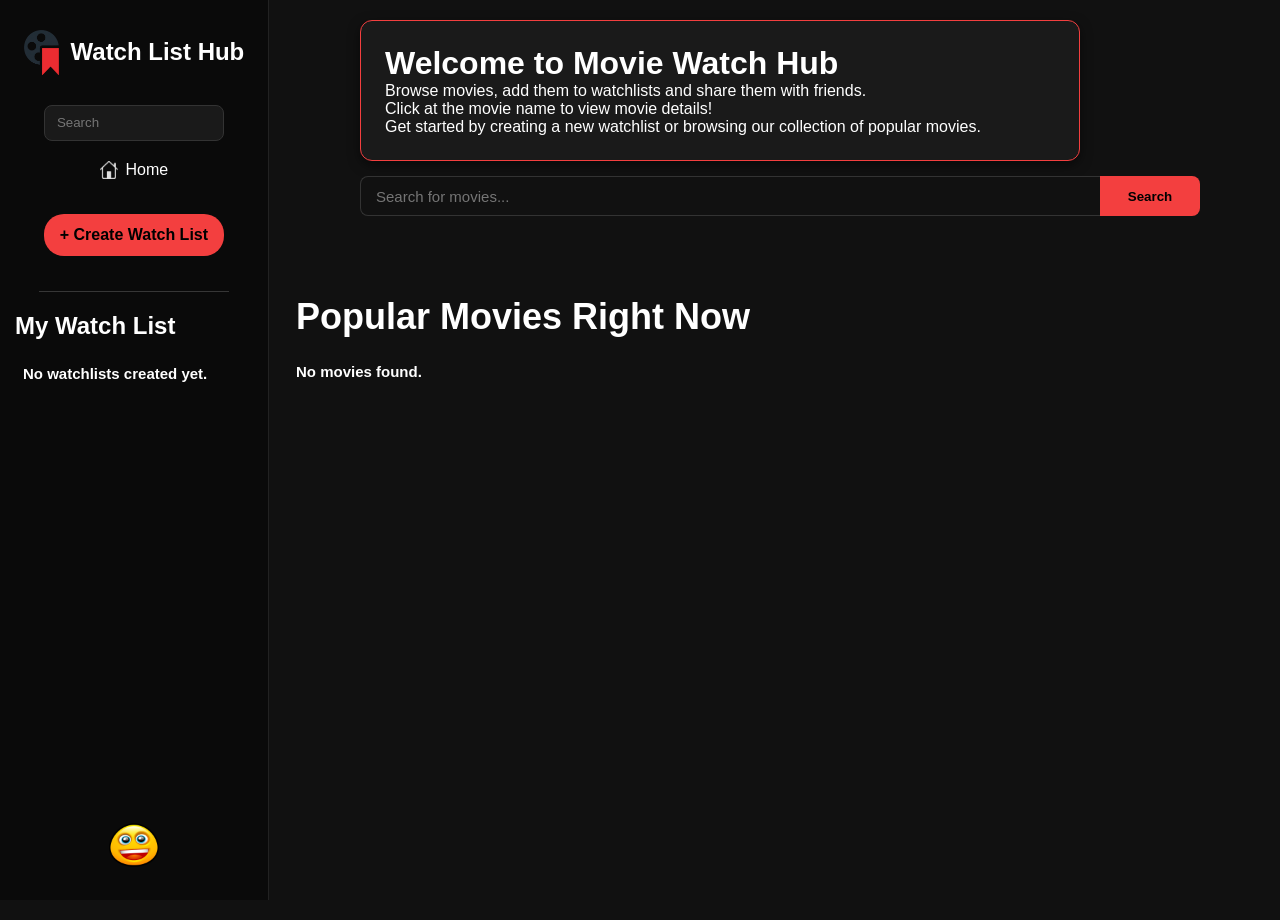
<file: index.html>
<!DOCTYPE html>
<html lang="en">
    <head>
        <meta charset = "UTF-8"/>
        <meta name = "viewport" content = "width=device-width, initial-scale=1.0"/>
        <title> Movie Watch List Hub </title>
        <link rel = "stylesheet" href="css/style.css"/>
        <script type = "module" src = "js/app.js"></script>

    </head>
    <body class = "index-body">
        <!--Navigation bar-->
        <nav class = "nav-bar">
            <!--Logo-->
            <div class ="logo">
                <img src = "assets/logo.jpg" alt ="logo" class = "logo-image"/>
                <h1> Watch List Hub </h1>
            </div>
            <input type = "text" placeholder = "Search" class="search-bar"/>
            <a href = "index.html" class = "home-button">
                <img src = "assets/Home.png" alt = "home-logo" class = "home-image"/>
                Home 
            </a>
            <a href = "createwatchlist.html" class = "create-watchlist-button">
                + Create Watch List
            </a>
            <div class = "divider"></div>
            <div class = "watchlist-header"> My Watch List </div>
            <div id = "created-watchlist">
                <!-- New watchlist items will be dynamically added here -->
            </div>

            <!--Vẽ icon cho vui nhộn-->
            <img src="assets/smile.png" alt="Smiley Face" class="smile-icon"/>
            
        </nav>
        
        <header class = "hero-section">
            <div class = "welcome-container">
                <h1> Welcome to Movie Watch Hub </h1>
                <p> Browse movies, add them to watchlists and share them with friends. </p>
                <p>Click at the movie name to view movie details!</p>
                <p> Get started by creating a new watchlist or browsing our collection of popular movies. </p>
            </div>
            <div class = "search-box">
                <input type = "text" id = "search-input" placeholder = "Search for movies..." class = "search-input"/>
                <button class = "search-button" id = "search-button"> Search </button>
            </div>
        </header>
        
        <main class ="main-content">
            <div class = "movie-section-header">
                <h2> Popular Movies Right Now </h2>
            </div>
            <div class = "status-container" id = "status-container"></div>
            <div class = "movie-list" id = "movie-grid">
                <!-- Movie items will be dynamically added here -->
            </div>
        </main>

        
    </body>
</html>
</file>
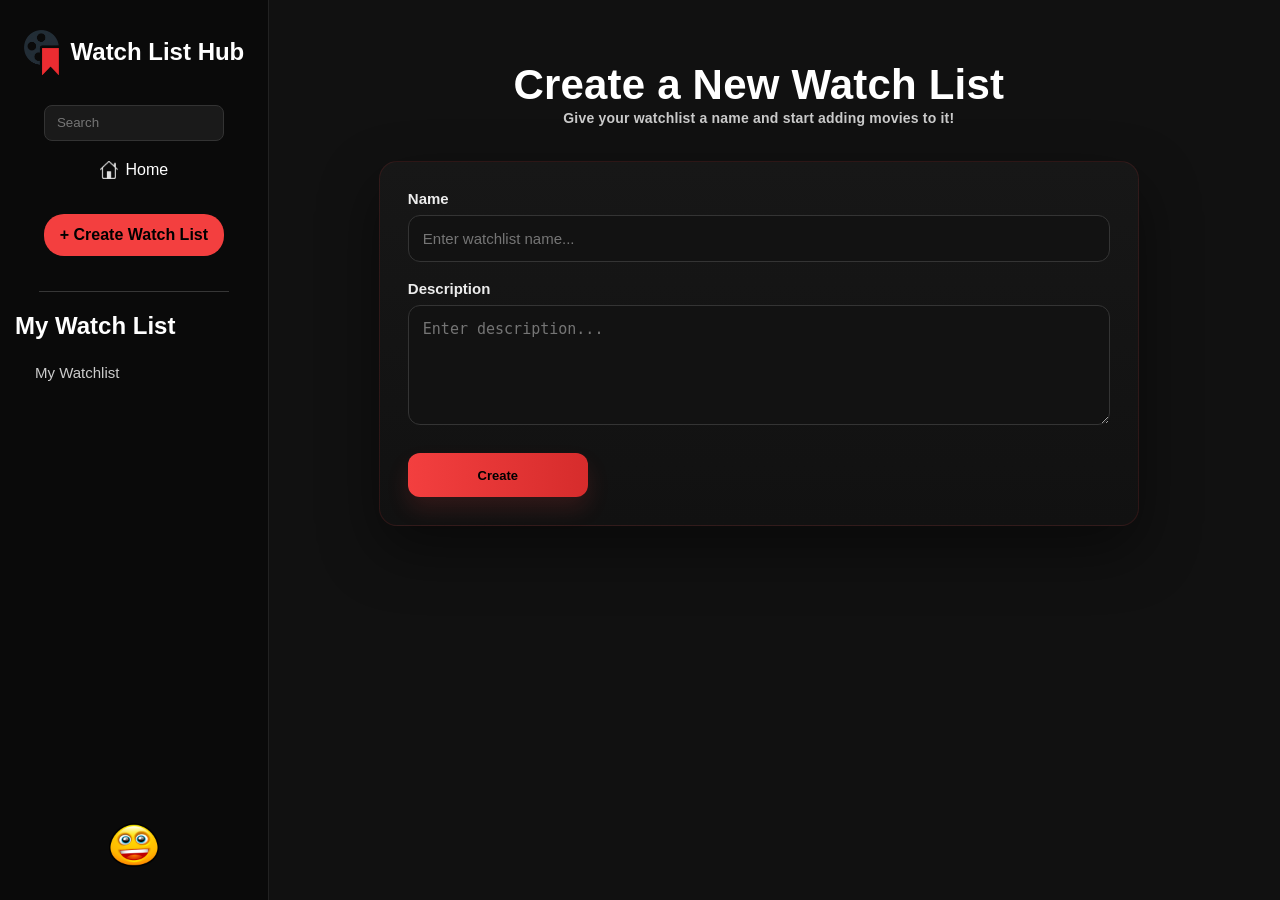
<file: createwatchlist.html>
<!DOCTYPE html>
<html lang="en">
    <head>
        <meta charset = "UTF-8"/>
        <meta name = "viewport" content = "width=device-width, initial-scale=1.0"/>
        <title> Movie Watch List Hub </title>
        <link rel = "stylesheet" href="css/style.css"/>
        <script type = "module" src = "js/app.js"></script>

    </head>
    <body class = "index-body">
        <!--Navigation bar-->
        <nav class = "nav-bar">
            <!--Logo-->
            <div class ="logo">
                <img src = "assets/logo.jpg" alt ="logo" class = "logo-image"/>
                <h1> Watch List Hub </h1>
            </div>
            <input type = "text" placeholder = "Search" class="search-bar"/>
            <a href = "index.html" class = "home-button">
                <img src = "assets/Home.png" alt = "home-logo" class = "home-image"/>
                Home 
            </a>
            <!-- New code added for create watchlist button -->
            <a href = "createwatchlist.html" class = "create-watchlist-button">
                + Create Watch List
            </a>

            <div class = "divider"></div>
            <div class = "watchlist-header"> My Watch List </div>
            <div id = "created-watchlist">
                <!-- New watchlist items will be dynamically added here -->
            </div>

            <!--Vẽ icon cho vui nhộn-->
            <img src="assets/smile.png" alt="Smiley Face" class="smile-icon"/>
        </nav>

        <main class = "create-watchlist-content">
            <div class = "create-watchlist-section-header">
                <h2> Create a New Watch List </h2>
                <p> Give your watchlist a name and start adding movies to it! </p>
            </div>

            <form id="create-watchlist-form" class="watchlist-form">
                <div class="form-group">
                    <label for="watchlist-name">Name</label>
                    <input type="text" id="watchlist-name" required placeholder="Enter watchlist name...">
                </div>

                <div class="form-group">
                    <label for="watchlist-desc">Description</label>
                    <textarea id="watchlist-desc" rows="6" placeholder="Enter description..."></textarea>
                </div>

                <button type="submit" class="create-button">Create</button>
            </form>
        </main>
        
    </body>
</html>
</file>
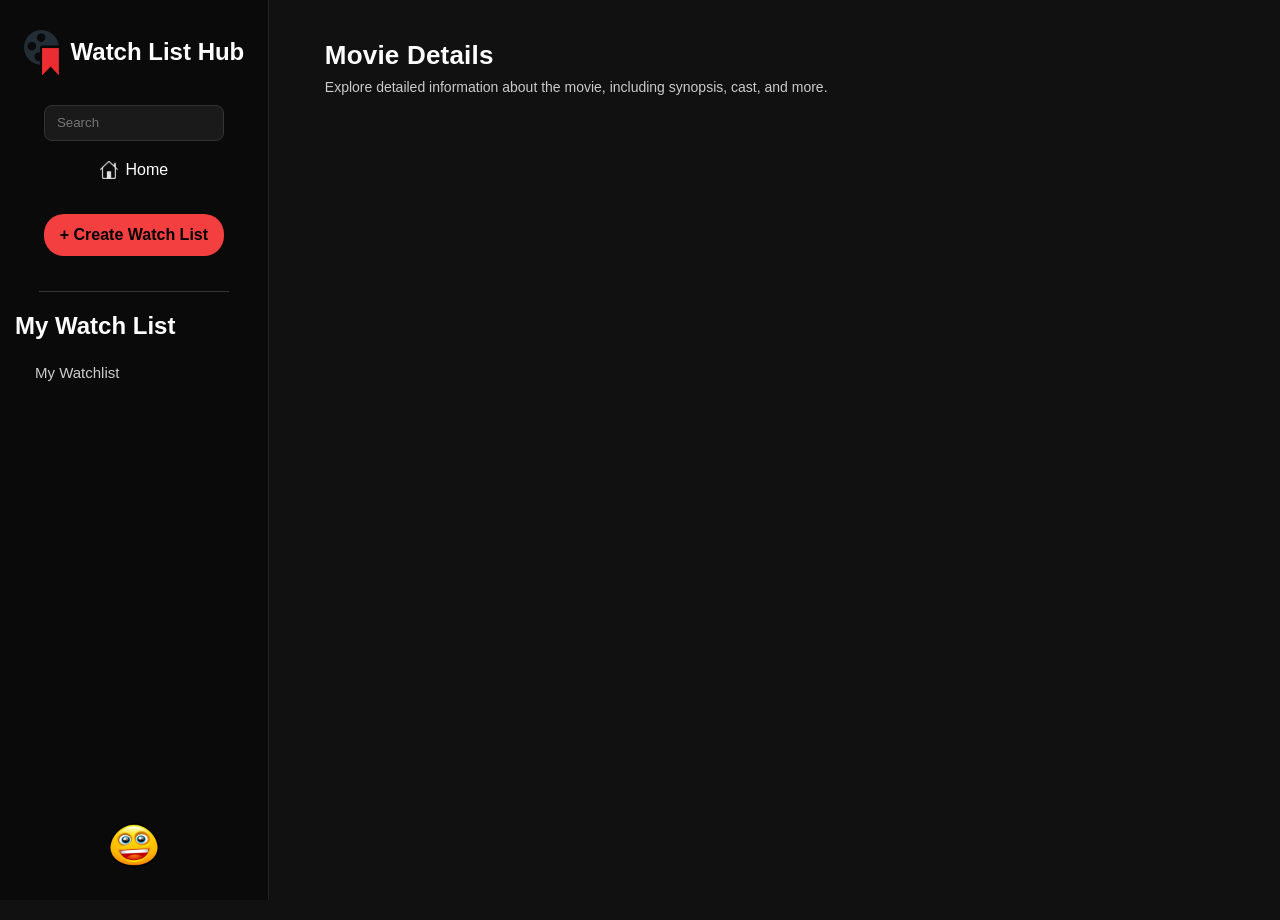
<file: moviedetails.html>
<!DOCTYPE html>
<html lang="en">
    <head>
        <meta charset = "UTF-8"/>
        <meta name = "viewport" content = "width=device-width, initial-scale=1.0"/>
        <title> Movie Watch List Hub </title>
        <link rel = "stylesheet" href="css/style.css"/>
        <script type = "module" src = "js/app.js"></script>

    </head>
    <body class = "index-body">
        <!--Navigation bar-->
        <nav class = "nav-bar">
            <!--Logo-->
            <div class ="logo">
                <img src = "assets/logo.jpg" alt ="logo" class = "logo-image"/>
                <h1> Watch List Hub </h1>
            </div>
            <input type = "text" placeholder = "Search" class="search-bar"/>
            <a href = "index.html" class = "home-button">
                <img src = "assets/Home.png" alt = "home-logo" class = "home-image"/>
                Home 
            </a>
            <a href = "createwatchlist.html" class = "create-watchlist-button">
                + Create Watch List
            </a>
            <div class = "divider"></div>
            <div class = "watchlist-header"> My Watch List </div>
            <div id = "created-watchlist">
                <!-- New watchlist items will be dynamically added here -->
            </div>
            <!--Vẽ icon cho vui nhộn-->
            <img src="assets/smile.png" alt="Smiley Face" class="smile-icon"/>
        </nav>

        <main class = "movie-details-content">
            <div class = "movie-details-header">
                <h2> Movie Details </h2>
                <p> Explore detailed information about the movie, including synopsis, cast, and more. </p>
            </div>

            <div id = "movie-details-container" class = "movie-details-container">
                <!-- Movie details will be dynamically added here -->
            </div>
        </main>
        
    </body>
</html>
</file>
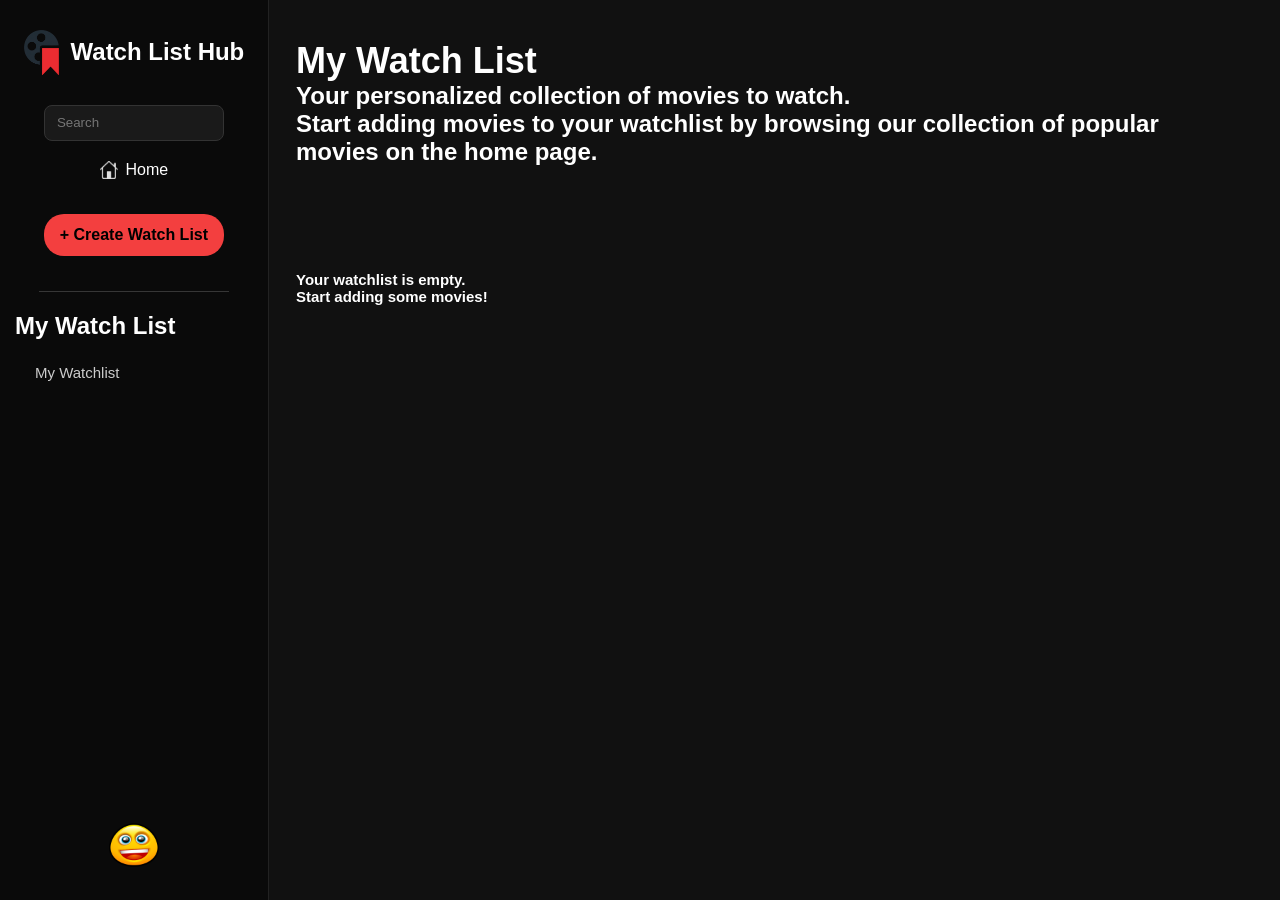
<file: watchlist.html>
<!DOCTYPE html>
<html lang="en">
    <head>
        <meta charset = "UTF-8"/>
        <meta name = "viewport" content = "width=device-width, initial-scale=1.0"/>
        <title> Movie Watch List Hub </title>
        <link rel = "stylesheet" href="css/style.css"/>
        <script type = "module" src = "js/app.js"></script>
    </head>
    <body class = "watchlist-body">
        <!--Navigation bar-->
        <nav class = "nav-bar">
            <!--Logo-->
            <div class ="logo">
                <img src = "assets/logo.jpg" alt ="logo" class = "logo-image"/>
                <h1> Watch List Hub </h1>
            </div>
            <input type = "text" placeholder = "Search" class="search-bar"/>
            <a href = "index.html" class = "home-button">
                <img src = "assets/Home.png" alt = "home-logo" class = "home-image"/>
                Home 
            </a>
            
            <a href = "createwatchlist.html" class = "create-watchlist-button">
                + Create Watch List
            </a>
            
            <div class = "divider"></div>
            <div class = "watchlist-header"> My Watch List </div>
            <div id = "created-watchlist">
                <!-- New watchlist items will be dynamically added here --> 
            </div>
            <!--Vẽ icon cho vui nhộn-->
            <img src="assets/smile.png" alt="Smiley Face" class="smile-icon"/>
        </nav>

        <header class = "watchlist-hero-section">
            <div class = "watchlist-section-header">
                <h2> My Watch List </h2>
                <p> Your personalized collection of movies to watch. </p>
                <p> Start adding movies to your watchlist by browsing our collection of popular movies on the home page. </p>
            </div>
        </header>

        <!-- Main content for watchlist-->
         <main class = "watchlist-content">
            <div class = "watchlist-container" id = "watchlist-container">
                <!-- Watchlist items will be dynamically added here -->
            </div>
        </main>
    </body>
</html>
</file>
<file: css/style.css>
/* ==========================================
   1. ĐỊNH DẠNG CHUNG & LAYOUT CHÍNH
   ========================================== */
* {
    box-sizing: border-box;
    margin: 0;
    padding: 0;
}

/* Đảm bảo toàn bộ trang web dùng chung font chuẩn và cuộn mượt */
body, .index-body, .watchlist-body {
    background-color: #111111; /* Đen sẫm hơn để tăng độ tương phản */
    color: #ffffff;
    font-family: -apple-system, BlinkMacSystemFont, "Segoe UI", Roboto, Arial, sans-serif;
    min-height: 100vh;
}

/* Sidebar cố định bên trái - Làm gọn gàng và hiện đại hơn */
.nav-bar {
    position: fixed;
    top: 0;
    left: 0;
    width: 21%;
    height: 100vh;
    background-color: #0a0a0a; /* Nền tối sâu */
    border-right: 1px solid #222222; /* Thêm đường viền mảnh tinh tế */
    padding: 30px 15px;
    z-index: 100;
    display: flex;
    flex-direction: column;
    align-items: center;
}

/* Các vùng nội dung chính bên phải - Đồng bộ lề 20% */
.main-content, .watchlist-content, .watchlist-hero-section {
    margin-left: 20%;
    padding: 40px;
    width: 80%;
}

.logo {
    display: flex;
    align-items: center;
    justify-content: center;
    margin-bottom: 30px;
}

.logo-image {
    width: 35px;
    height: auto;
    margin-right: 12px;
}

/* Ô Tìm kiếm bên Sidebar */
.search-bar {
    width: 100%;
    max-width: 180px;
    height: 36px;
    padding: 0 12px;
    border-radius: 8px;
    background-color: #1a1a1a;
    border: 1px solid #333333;
    color: #ffffff;
    outline: none;
    transition: border-color 0.3s;
}
.search-bar:focus {
    border-color: #F33F3F;
}

/* Nút Home tinh tế hơn */
.home-button {
    display: flex;
    align-items: center;
    justify-content: center;
    color: #ffffff;
    text-decoration: none;
    font-size: 16px;
    font-weight: 500;
    margin: 20px 0;
    width: 100%;
    transition: color 0.2s;
}
.home-button:hover {
    color: #F33F3F;
}
.home-image {
    width: 18px;
    height: 18px;
    margin-right: 8px;
}

/* Nút tạo Watchlist dạng viên thuốc nổi bật */
.create-watchlist-button {
    display: block;
    width: 100%;
    max-width: 180px;
    height: 42px;
    line-height: 42px;
    background-color: #F33F3F;
    color: #000000;          
    text-align: center;
    border-radius: 20px; /* Bo tròn hẳn nhìn sẽ rất "nghệ" */
    font-weight: bold;
    text-decoration: none;
    margin: 15px auto;
    transition: background-color 0.2s, transform 0.1s;
}
.create-watchlist-button:hover {
    background-color: #d62c2c;
    transform: translateY(-1px);
}

.divider {
    width: 80%;
    height: 1px;
    background-color: #363636; /* Giảm độ sáng của vạch ngăn để không bị thô */
    margin: 20px auto;
}

.watchlist-name:hover {
    color: #ffffff;
}

.hero-section {
    width: 100%;
    max-width: 1200px;
    margin-bottom: 40px;
}

/* Khung Welcome bọc viền đỏ */
.welcome-container {
    width: 60%;
    background-color: #1a1a1a;
    border: 1px solid #F33F3F; /* Làm mờ viền đỏ một chút để dịu mắt */
    padding: 24px;
    border-radius: 12px;
    box-shadow: 0 4px 12px rgba(0,0,0,0.5);

    margin-left: 30%;
    margin-top: 20px;
}

.search-box {
    display: flex;
    align-items: center;
    margin-top: 15px;
    margin-left: 30%;
}

.search-input {
    flex: 1; /* Cho ô input tự giãn rộng hết cỡ khung */
    height: 40px;
    padding: 0 15px;
    border-radius: 8px 0 0 8px; /* Bo góc trái */
    background-color: #111111;
    border: 1px solid #333333;
    border-right: none;
    color: #ffffff;
    font-size: 15px;


}
.search-input:focus {
    border-color: #F33F3F;
    outline: none;
}

.search-button {
    width: 100px;
    height: 40px;
    background-color: #F33F3F;
    color: #000000;          
    font-weight: bold;
    border: none;
    border-radius: 0 8px 8px 0; /* Bo góc phải */
    cursor: pointer;
    transition: background-color 0.2s;
}
.search-button:hover {
    background-color: #d62c2c;
}

.movie-section-header, .watchlist-section-header, .watchlist-header {
    font-size: 24px;
    font-weight: 700;
    margin-bottom: 20px;
    align-self: flex-start; /* Giữ tiêu đề luôn thẳng hàng bên trái */
}

/* Thay thế Flex bằng CSS Grid để các Card phim tự động thẳng hàng tăm tắp */
.movie-list, .watchlist-container {
    display: grid;
    grid-template-columns: repeat(auto-fill, minmax(220px, 1fr));
    gap: 25px;
    width: 100%;
    max-width: 1200px;
}

/* Card phim thiết kế đổ bóng và hiệu ứng bay lên khi hover */
.movie-card {
    background-color: #1a1a1a;
    border: 1px solid #252525;
    border-radius: 12px;
    padding: 12px;
    display: flex;
    flex-direction: column;   
    justify-content: space-between; 
    align-items: center;
    transition: transform 0.3s ease, box-shadow 0.3s ease;
}
.movie-card:hover {
    transform: translateY(-5px); /* Bay lên nhẹ khi rê chuột */
    box-shadow: 0 8px 20px rgba(0, 0, 0, 0.7);
    border-color: #333333;
}

/* Bọc ảnh Poster để xử lý căn tỷ lệ */
.poster-wrapper {
    position: relative;
    width: 100%;
    border-radius: 8px;
    overflow: hidden;
}

.movie-poster {
    width: 100%;
    height: 280px; /* Tăng chiều cao một chút cho đúng tỷ lệ poster chuẩn */
    object-fit: cover;
    display: block;
}

/* Phần chữ bên dưới ảnh */
.movie-info {
    width: 100%;
    padding: 12px 4px 4px 4px;
    text-align: center;
}

.movie-title {
    font-size: 15px;
    font-weight: 600;
    line-height: 1.4;
    margin-bottom: 8px;
}

.movie-title-link {
    color: #ffffff;
    text-decoration: none;
    transition: color 0.2s;
}
.movie-title-link:hover {
    color: #F33F3F;
}

.release-date, .rating {
    font-size: 13px;
    color: #999999; /* Làm chữ phụ mờ xuống cho sang */
    margin-bottom: 4px;
    display: block;
}


/* Nút bấm Lưu/Xóa chung định dạng */
.btn-watchlist, .create-button {
    background-color: #222222;
    border: 1px solid #333333;
    color: #ffffff;
    padding: 6px 12px;
    border-radius: 6px;
    cursor: pointer;
    font-size: 13px;
    transition: all 0.2s;
}
.btn-watchlist:hover {
    border-color: #F33F3F;
    color: #F33F3F;
}

/* Nút Remove màu đỏ nằm gọn gàng bên dưới */
.remove-btn {
    margin-top: 12px;
    width: 100%;
    height: 34px;
    background-color: #f33f3f20; /* Màu đỏ trong suốt nhẹ */
    border: 1px solid #F33F3F;
    color: #F33F3F;
    cursor: pointer;
    border-radius: 6px;
    display: flex;
    justify-content: center;
    align-items: center;
    gap: 6px;
    font-size: 14px;
    font-weight: 600;
    transition: all 0.2s;
}
.remove-btn:hover {
    background-color: #F33F3F; /* Đỏ rực lên khi hover */
    color: #000000;
}
.trash-icon {
    width: 16px;
    height: 16px;
}

.modal-overlay {
    position: fixed;
    inset: 0;
    background: rgba(0, 0, 0, 0.85); /* Tối sâu hơn */
    display: flex;
    align-items: center;
    justify-content: center;
    z-index: 1000;
    opacity: 0;
    pointer-events: none;
    transition: opacity 0.3s ease;
}
/* Để bật mở bằng JS, bạn chỉ cần add class .open thay vì đổi display */
.modal-overlay.open {
    opacity: 1;
    pointer-events: all;
}

.modal-content {
    position: relative;
    width: min(90vw, 420px);
    background: #1a1a1a;
    color: #ffffff;
    border: 1px solid #f33f3f;
    border-radius: 12px;
    padding: 24px;
    box-shadow: 0 20px 50px rgba(0, 0, 0, 0.4);
    font-family: Arial, sans-serif;
    animation: scaleUp 0.25s ease-out;
}

@keyframes scaleUp {
    from { transform: scale(0.95); opacity: 0; }
    to { transform: scale(1); opacity: 1; }
}

.modal-close-btn {
    position: absolute;
    top: 15px;
    right: 15px;
    width: 28px;
    height: 28px;
    border: none;
    border-radius: 50%;
    background: #222222;
    color: #ffffff;
    cursor: pointer;
    font-size: 16px;
    display: flex;
    align-items: center;
    justify-content: center;
    transition: background-color 0.2s;
}
.modal-close-btn:hover {
    background: #F33F3F;
    color: #000000;
}

.created-watchlist-card {
    border-radius: 12px;
    display: flex;
    flex-direction: column;   
    justify-content: space-between; 
    align-items: center;
    transition: transform 0.3s ease, box-shadow 0.3s ease;
}

.movie-details-content {
    display: flex;
    flex-direction: column;
    align-items: center;
    justify-content: flex-start;
    margin-top: 20px;
    margin-left: 21%;
    width: calc(100% - 21%);
    padding: 20px 32px 56px;
    color: #ffffff;
    font-family: Arial, sans-serif;
    box-sizing: border-box;
}

/* Movie details header */
.movie-details-header {
    width: min(100%, 980px);
    margin: 0 auto;
    padding: 0 24px;
    box-sizing: border-box;
}

.movie-details-header h2 {
    font-size: 26px;
    font-weight: 900;
    letter-spacing: 0.2px;
    margin-bottom: 6px;
}

.movie-details-header p {
    color: rgba(255,255,255,0.78);
    font-size: 14px;
    line-height: 1.5;
    max-width: 720px;
}


.add-watchlist-btn {
    margin-top: 12px;
    width: 120px;
    height: 30px;
    background-color: #f33f3f20; /* Màu đỏ trong suốt nhẹ */
    border: 1px solid #F33F3F;
    color: #F33F3F;
    cursor: pointer;
    border-radius: 6px;
    display: flex;
    justify-content: center;
    align-items: center;
    gap: 6px;
    font-size: 14px;
    font-weight: 600;
    transition: all 0.2s;
}

.add-watchlist-btn:hover {
    background-color: #F33F3F; /* Đỏ rực lên khi hover */
    color: #000000;
}

.movie-details-card {
    position: relative;
    display: grid;
    grid-template-columns: 360px 1fr; /* poster | info */
    gap: 0;
    align-items: stretch;
    width: min(100%, 980px);
    background: linear-gradient(180deg,#151515 0%, #0f0f0f 100%);
    border: 1px solid rgba(243,63,63,0.06);
    overflow: hidden;
    margin: 20px auto 24px;
    box-shadow: 0 22px 55px rgba(0,0,0,0.6);
    box-sizing: border-box;
}

.movie-details-poster {
    width: 100%;
    height: 100%;
    min-height: 420px;
    object-fit: cover;
}
@media (max-width: 800px) {
    .movie-details-content {
        margin-left: 0;
        width: 100%;
        padding: 20px 16px 40px;
    }

    .movie-details-card {
        grid-template-columns: 1fr;
    }
    .movie-details-poster {
        min-height: 340px;
    }
    .movie-details-info {
        padding: 18px;
    }
}


.movie-details-info {
    display: flex;
    flex-direction: column;
    align-items: flex-start;
    justify-content: flex-start;
    color: #ffffff;
    font-family: Arial, sans-serif;
    padding: 26px 28px;
    gap: 12px;
}

.movies-details-container {
    display: flex;
    flex-direction: column;
}

.movie-details-title {
    font-size: 26px;
    font-weight: 800;
    margin: 0 0 6px 0;
}

.movie-meta {
    display: flex;
    gap: 12px;
    color: rgba(255,255,255,0.78);
    font-size: 14px;
}

.movie-details-overview {
    color: rgba(255,255,255,0.88);
    margin-top: 8px;
    line-height: 1.6;
}

.movie-details-genres {
    color: rgba(255,255,255,0.8);
}

.movie-details-add-watchlist {
    margin-top: 12px;
    width: 100%;
}

.movie-details-add-watchlist .add-watchlist-btn {
    width: 160px;
    height: 40px;
    background: linear-gradient(90deg, #F33F3F 0%, #d62c2c 100%);
    color: #000000;
    border: none;
    box-shadow: 0 10px 20px rgba(243,63,63,0.12);
}

.watchlist-options {
    display: flex;
    flex-direction: column;
    gap: 10px;               /* Khoảng cách vừa phải giữa các hàng */
    margin-top: 20px;
    width: 100%;
    max-height: 240px;       
    overflow-y: auto;        /* Tự động xuất hiện thanh cuộn mượt nếu danh sách quá dài */
    padding-right: 4px;      /* Khoảng cách để thanh cuộn không đè vào nút */
}

/* Tùy chỉnh thanh cuộn (scrollbar) cho tinh tế, không bị thô */
.watchlist-options::-webkit-scrollbar {
    width: 6px;
}
.watchlist-options::-webkit-scrollbar-thumb {
    background-color: #333333;
    border-radius: 3px;
}

/* ===== MODAL: style chọn watchlist (Dark neumorphism) ===== */
.watchlist-select-btn {
    width: 100%;
    height: 42px;
    padding: 0 14px;
    border-radius: 12px;
    border: 1px solid rgba(255, 63, 63, 0.35);
    background: #141414;
    color: #ffffff;
    cursor: pointer;
    font-size: 14px;
    font-weight: 600;
    text-align: left;
    display: flex;
    align-items: center;
    justify-content: space-between;
    transition: transform 0.15s ease, box-shadow 0.15s ease, border-color 0.15s ease, background-color 0.15s ease;
    box-shadow: 6px 6px 14px rgba(0,0,0,0.45), -6px -6px 14px rgba(255,255,255,0.03);
    outline: none;
}

.watchlist-select-btn:hover {
    transform: translateY(-1px);
    border-color: rgba(255, 63, 63, 0.7);
    background: #1a1a1a;
    box-shadow: 8px 8px 18px rgba(0,0,0,0.55), -8px -8px 18px rgba(255,255,255,0.05);
}

.watchlist-select-btn:active {
    transform: translateY(0px) scale(0.99);
}

.modal-content {
    /* neumorphism nhẹ + tinh chỉnh layout */
    border-radius: 16px;
    padding: 26px;
}

.modal-content h2 {
    font-size: 20px;
    font-weight: 800;
    margin-bottom: 8px;
    letter-spacing: 0.2px;
}

.modal-content p {
    color: rgba(255,255,255,0.85);
    font-size: 14px;
    line-height: 1.5;
    margin-bottom: 10px;
}

/* focus cho accessibility */
.watchlist-select-btn:focus {
    border-color: rgba(255, 63, 63, 0.95);
}

/* thêm hiệu ứng modal mượt hơn (Dark neumorphism) */
.modal-overlay {
    backdrop-filter: blur(2px);
}

.modal-content {
    animation: modalPop 0.25s ease-out;
}

@keyframes modalPop {
    from {
        transform: translateY(10px) scale(0.98);
        opacity: 0;
    }
    to {
        transform: translateY(0) scale(1);
        opacity: 1;
    }
}

/* Nút add-to-watchlist (đề xuất làm nổi bật khi bấm) */
.add-watchlist-btn {
    box-shadow: 0 12px 22px rgba(0,0,0,0.45), inset 0 1px 0 rgba(255,255,255,0.05);
}

.add-watchlist-btn:hover {
    box-shadow: 0 16px 26px rgba(0,0,0,0.55), inset 0 1px 0 rgba(255,255,255,0.08);
    transform: translateY(-1px);
}


.watchlist-form {
    background-color: #1a1a1a;
    padding: 10px;
    border-radius: 8px;
    width: 100%;
    max-width: 800px;
    margin: 10px auto;
    font-family: Arial, sans-serif;
}



.form-group {
    margin-bottom: 15px;
}



.watchlist-form label {
    display: block;
    margin-bottom: 5px;
    font-weight: bold;
    color: #ffffff;
    font-size: 16px;

}

.watchlist-form input[type="text"], .watchlist-form textarea {
    width: 100%;
    background-color: #121212; /* Nền ô nhập tối hơn nền form */
    border: 1px solid #444444;    /* Viền mỏng màu xám */
    border-radius: 6px;           /* Bo góc nhẹ */
    padding: 12px;
    color: #ffffff;               /* Chữ gõ vào màu trắng */
    font-size: 15px;
    box-sizing: border-box;       /* Đảm bảo width 100% không bị tràn viền */
    outline: none;
    transition: border-color 0.3s ease;

}

.watchlist-form textarea {
    resize: vertical;
    height: 100px;

}

.watchlist-form input:focus,
.watchlist-form textarea:focus {
    border-color: #e50914; /* Viền chuyển đỏ nhẹ khi focus */

}

.error-msg {
    color: #ffffff;
    font-size: 15px;
    margin-top: 5px;
    font-weight: bold;
}


.create-watchlist-form {

    display: flex;
    flex-direction: column;
    align-items: center;
    justify-content: center;
    margin-top: 20px;
    color: #ffffff;
    font-family: Arial, sans-serif;

}

.create-watchlist-section-header {
    color: #ffffff;
    font-size: 28px;
    font-weight: 900;
    font-family: Arial, sans-serif;
    margin-top: 20px;
    margin-bottom: 16px;
    text-align: center;
    letter-spacing: 0.2px;
    line-height: 1.2;

}

.create-watchlist-content {
    display: flex;
    flex-direction: column;
    align-items: center;
    justify-content: flex-start;
    width: min(100%, 980px);
    margin-left: 21%;
    padding: 40px 32px 56px;
    min-height: 100vh;

}

.create-watchlist-content .create-watchlist-section-header p {
    color: rgba(255,255,255,0.78);
    font-size: 14px;
    max-width: 620px;
    margin: 0 auto;
    text-align: center;
}

.watchlist-form {
    background: linear-gradient(180deg, #171717 0%, #111111 100%);
    padding: 28px;
    border-radius: 18px;
    width: 100%;
    max-width: 760px;
    margin: 18px auto 0;
    border: 1px solid rgba(243,63,63,0.12);
    box-shadow: 0 24px 60px rgba(0,0,0,0.45);
}

.form-group {
    margin-bottom: 18px;
    width: 100%;
}

.create-button {
    width: 100%;
    max-width: 180px;
    height: 44px;
    margin-top: 6px;
    border-radius: 12px;
    cursor: pointer;
    background: linear-gradient(90deg, #F33F3F 0%, #d62c2c 100%);
    color: #000000;
    text-align: center;
    font-weight: bold;
    border: none;
    box-shadow: 0 12px 22px rgba(243,63,63,0.14);
    transition: transform 0.15s ease, box-shadow 0.15s ease, filter 0.15s ease;

}

.create-button:hover {
    transform: translateY(-1px);
    box-shadow: 0 16px 28px rgba(243,63,63,0.18);
    filter: brightness(1.03);
}

.watchlist-form input[type="text"], .watchlist-form textarea {
    width: 100%;
    background-color: #121212;
    border: 1px solid #343434;
    border-radius: 12px;
    padding: 14px 14px;
    color: #ffffff;
    font-size: 15px;
    box-sizing: border-box;
    outline: none;
    transition: border-color 0.25s ease, box-shadow 0.25s ease, transform 0.15s ease;
}

.watchlist-form input[type="text"]:focus, .watchlist-form textarea:focus {
    border-color: rgba(243,63,63,0.9);
    box-shadow: 0 0 0 3px rgba(243,63,63,0.08);
    transform: translateY(-1px);
}

.watchlist-form label {
    display: block;
    margin-bottom: 8px;
    font-weight: 700;
    color: rgba(255,255,255,0.92);
    font-size: 15px;
}

.watchlist-form textarea {
    resize: vertical;
    min-height: 120px;
}

.smile-icon {
    width: 50px;              /* Kích thước icon tùy bạn chỉnh */
    height: auto;
    
    margin-top: auto;         /* Tự động tạo khoảng trống phía trên để đẩy chính nó xuống đáy */   /* Khoảng cách an toàn với mép dưới cùng màn hình */
    
    transition: transform 0.2s;
}

.smile-icon:hover {
    transform: translateY(-3px); /* Hiệu ứng bay lên nhẹ khi hover */
}


.sidebar-watchlist-item {
    display: flex;
    align-items: center;       /* Căn giữa tên danh sách và dấu x theo chiều dọc */
    justify-content: space-between; /* Đẩy cụm chữ sang trái, nút xóa sang phải tuyệt đối */
    width: 100%;
    height: 25px;              /* Chiều cao cố định cho mỗi dòng lệnh */
    padding: 0 12px;           /* Khoảng đệm bên trong khối hover */
    border-radius: 6px;        /* Bo góc nhẹ cho giống Netflix */
    box-sizing: border-box;
    transition: background-color 0.2s ease;
}

.sidebar-watchlist-item:hover {
    background-color: #161616; /* Màu nền xám sẫm tinh tế */
}


.created-watchlist-card {
    flex: 1;                   /* Ép khối này giãn rộng tối đa để đẩy nút xóa về rìa phải */
    display: flex;
    align-items: center;
    height: 100%;
}


.watchlist-link {
    display: block;
    width: 100%;
    text-decoration: none;
    align-items: center;
}


.watchlist-name {
    color: #cccccc;            
    font-size: 15px;
    font-weight: 500;
    text-align: left;         
    margin: 0;                 
    padding: 0;
    
    /* Cơ chế an toàn: Tên quá dài tự động thêm dấu "..." */
    white-space: nowrap;
    overflow: hidden;
    text-overflow: ellipsis;
    max-width: 150px;         

   line-height: 25px;          
}

/* Khi di chuột vào vùng hàng thì chữ tự động sáng trắng lên */
.sidebar-watchlist-item:hover .watchlist-name {
    color: #ffffff;
}

/* 5. NÚT XÓA DẤU NHÂN (MẶC ĐỊNH ẨN) */
.sidebar-delete-btn {
    background: transparent;
    border: none;
    color: #555555;            /* Màu tối để tạm ẩn mình */
    font-size: 18px;
    line-height: 1;
    cursor: pointer;
    padding: 4px 0 4px 8px;    /* Tạo khoảng cách đệm nhỏ với phần chữ bên trái */
    display: flex;
    align-items: center;
    justify-content: center;
    flex-shrink: 0;            /* Không cho nút x bị co méo */
    
    opacity: 0;                /* 🔴 MẶC ĐỊNH ẨN GIẤU */
    transition: opacity 0.2s ease, color 0.2s ease;
}

/* Khi di chuột vào vùng .sidebar-watchlist-item thì nút xóa mới hiện ra */
.sidebar-watchlist-item:hover .sidebar-delete-btn {
    opacity: 1;                /* 🟢 HIỆN LÊN RÕ NÉT */
}

/* Khi chỉ đích danh chuột vào dấu × thì chuyển đỏ rực */
.sidebar-delete-btn:hover {
    color: #f33f3f;
}

#created-watchlist {
    display: flex;
    flex-direction: column;
    gap: 6px;
    width: 100%;
    padding: 0 8px;            /* Chừa một khoảng nhỏ bên phải cho thanh cuộn */
    box-sizing: border-box;

    /* 🌟 BÍ QUYẾT XỬ LÝ KHI QUÁ NHIỀU LIST: */
    max-height: calc(100vh - 320px); /* Giới hạn chiều cao động tùy theo màn hình */
    overflow-y: auto;          /* Chỉ hiện thanh cuộn dọc khi danh sách bị tràn */
    overflow-x: hidden;         /* Tuyệt đối ẩn cuộn ngang */
}

/*Thanh cuộn cho danh sách watchlist trong sidebar*/
#created-watchlist::-webkit-scrollbar {
    width: 6px;
}

#created-watchlist::-webkit-scrollbar-thumb {
    background-color: #333333;
    border-radius: 3px;
}

#created-watchlist::-webkit-scrollbar-thumb:hover {
    background-color: #555555;
}
</file>
